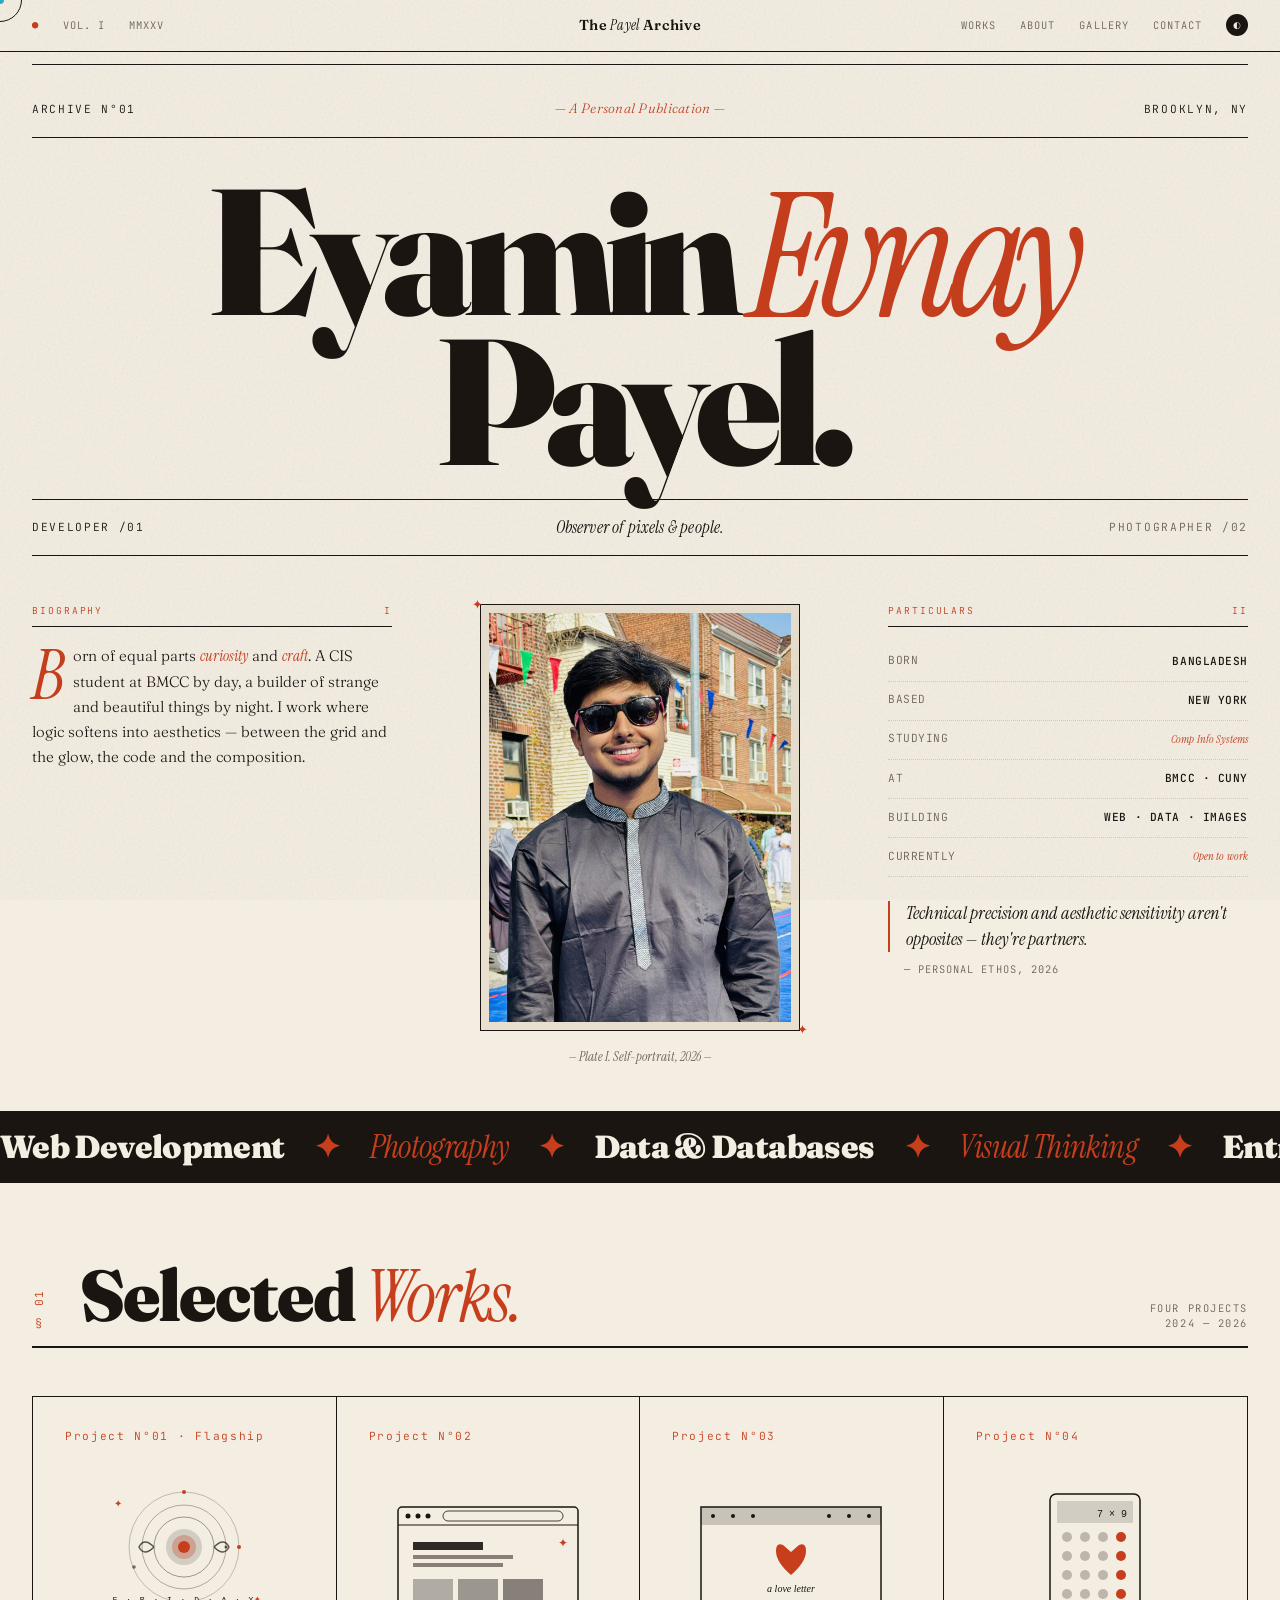
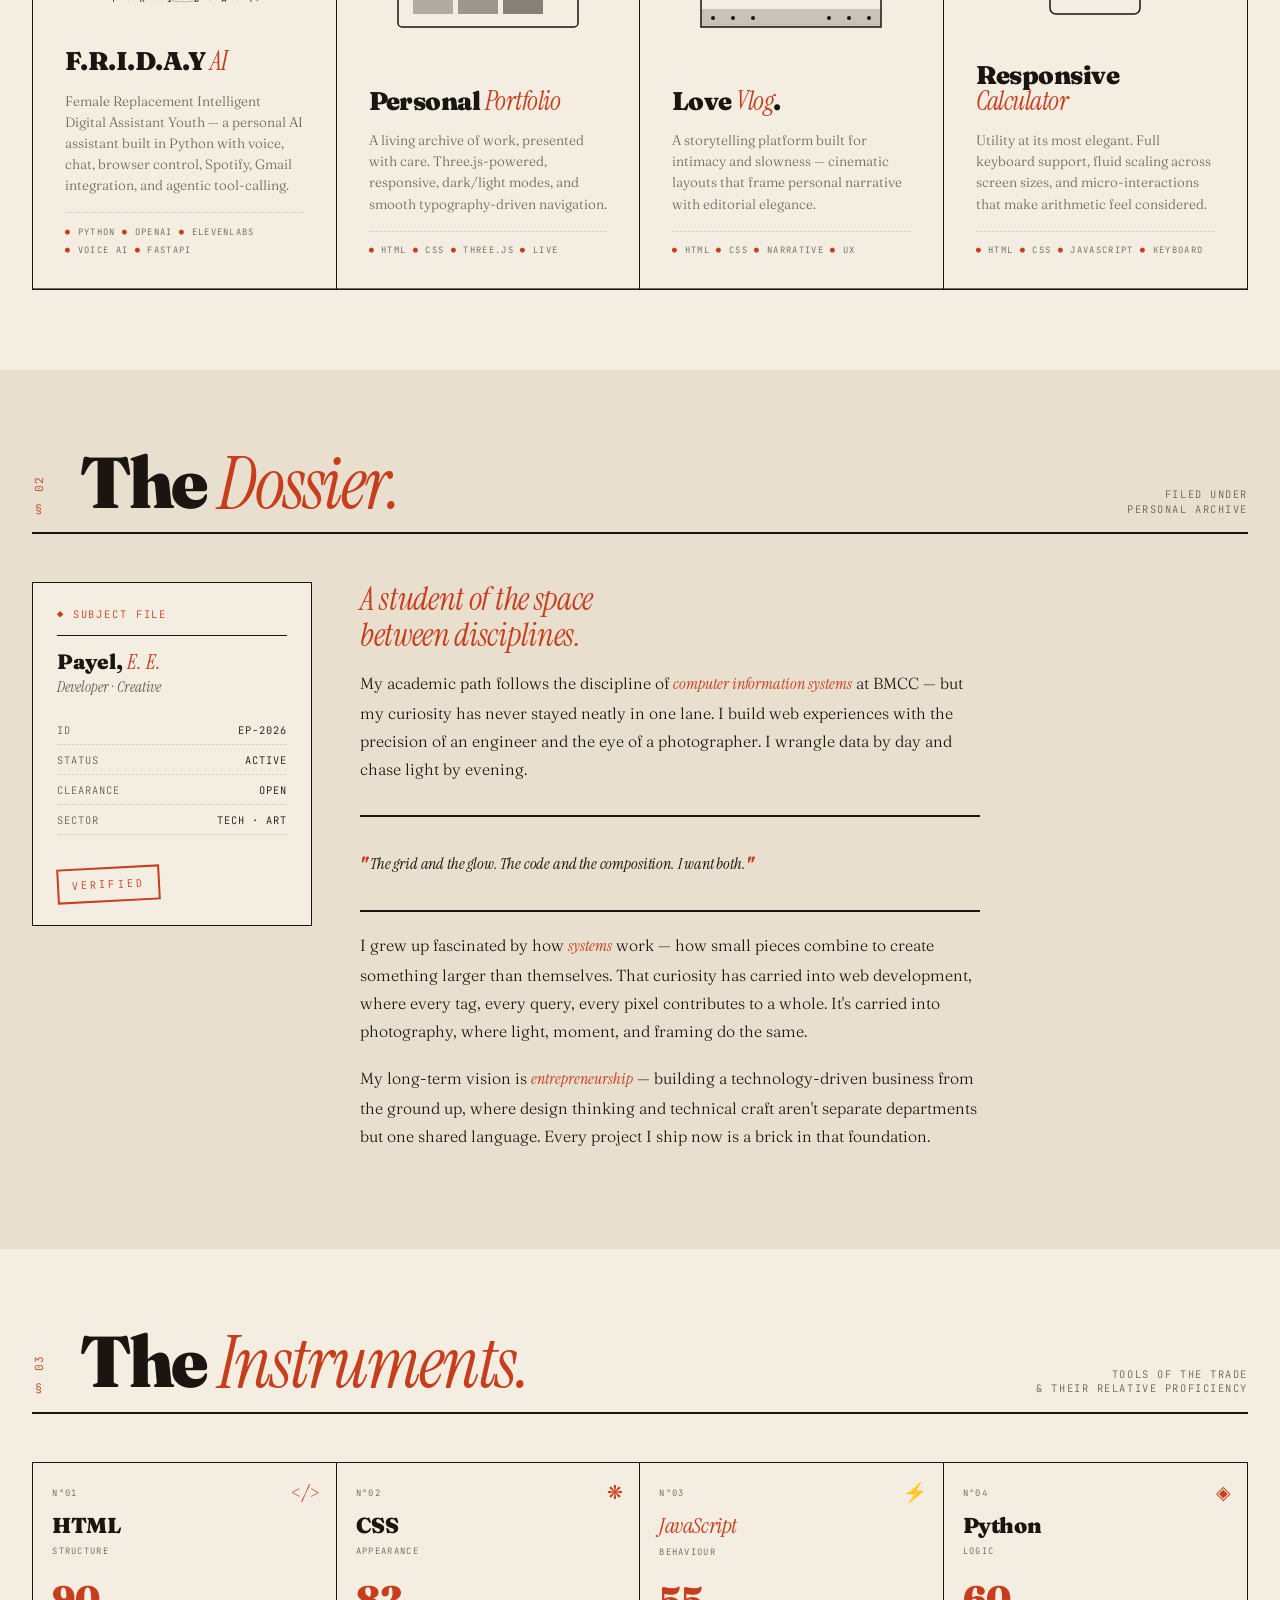
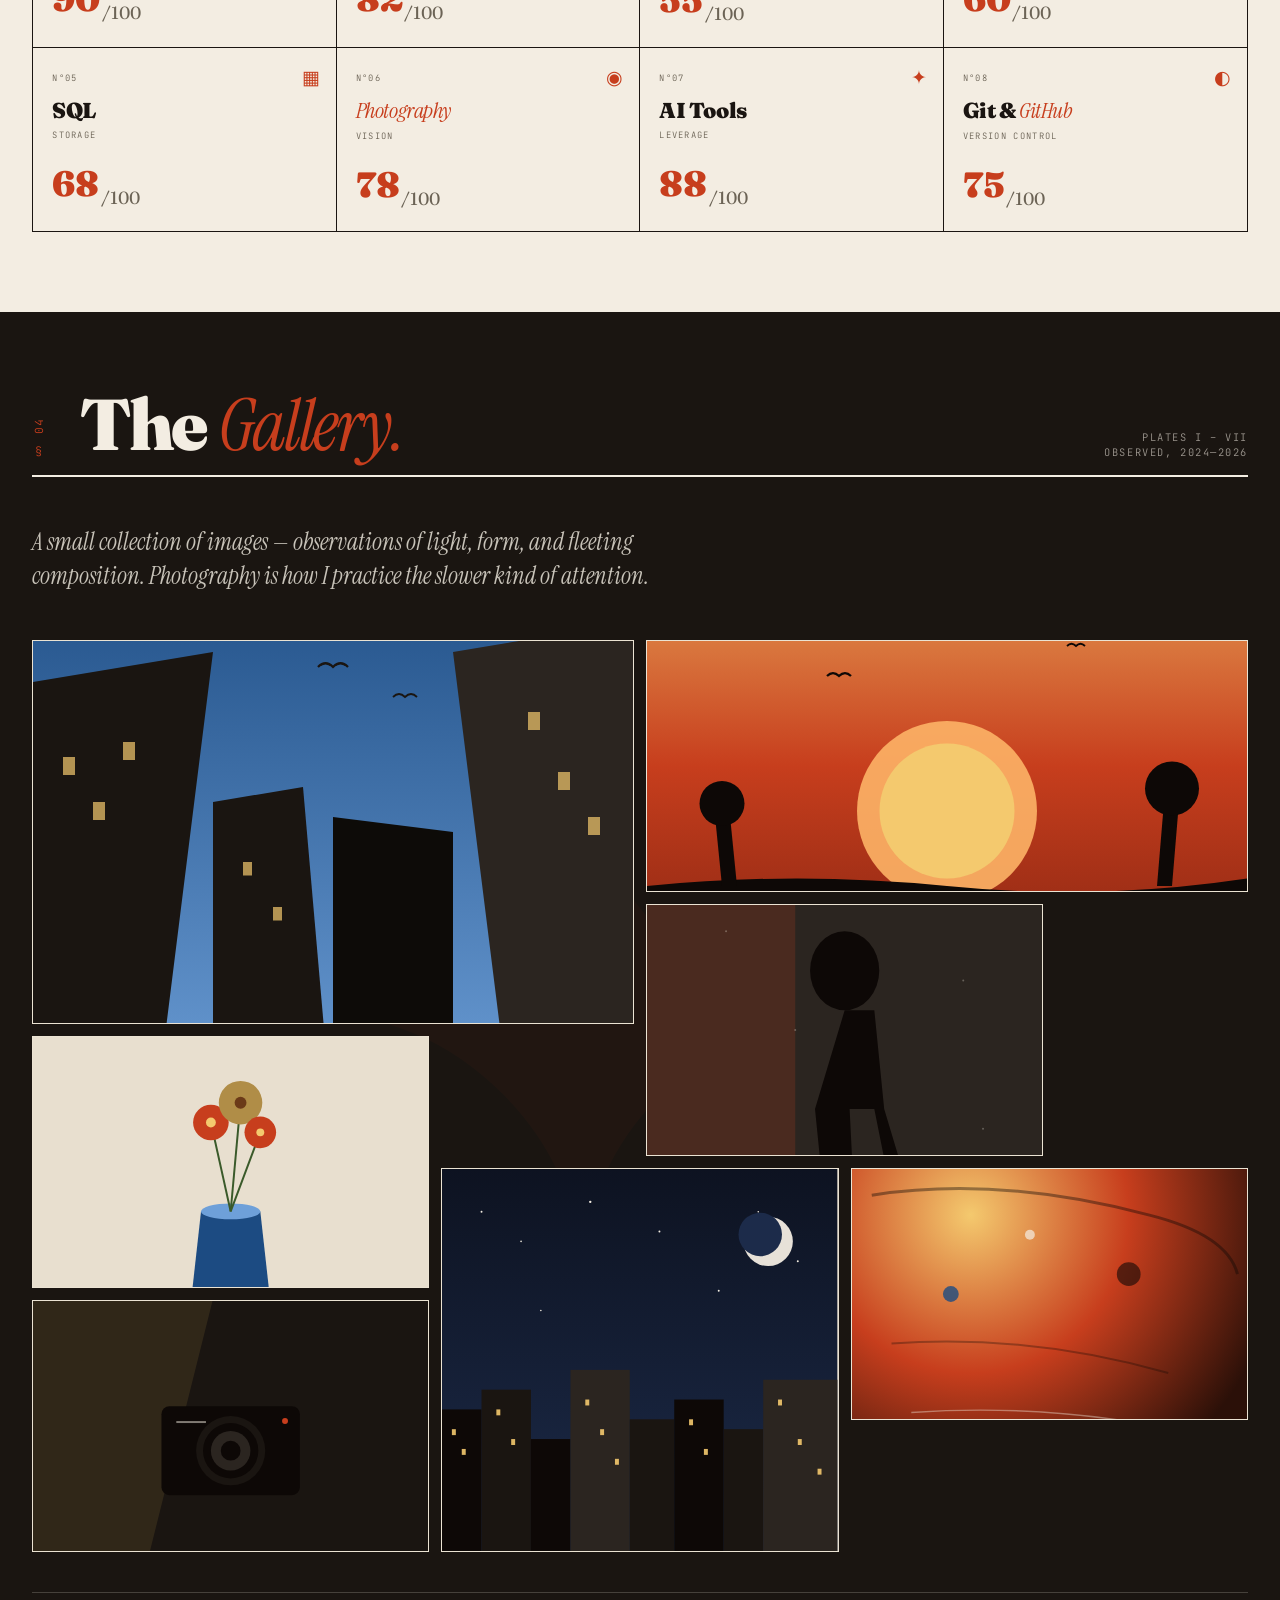
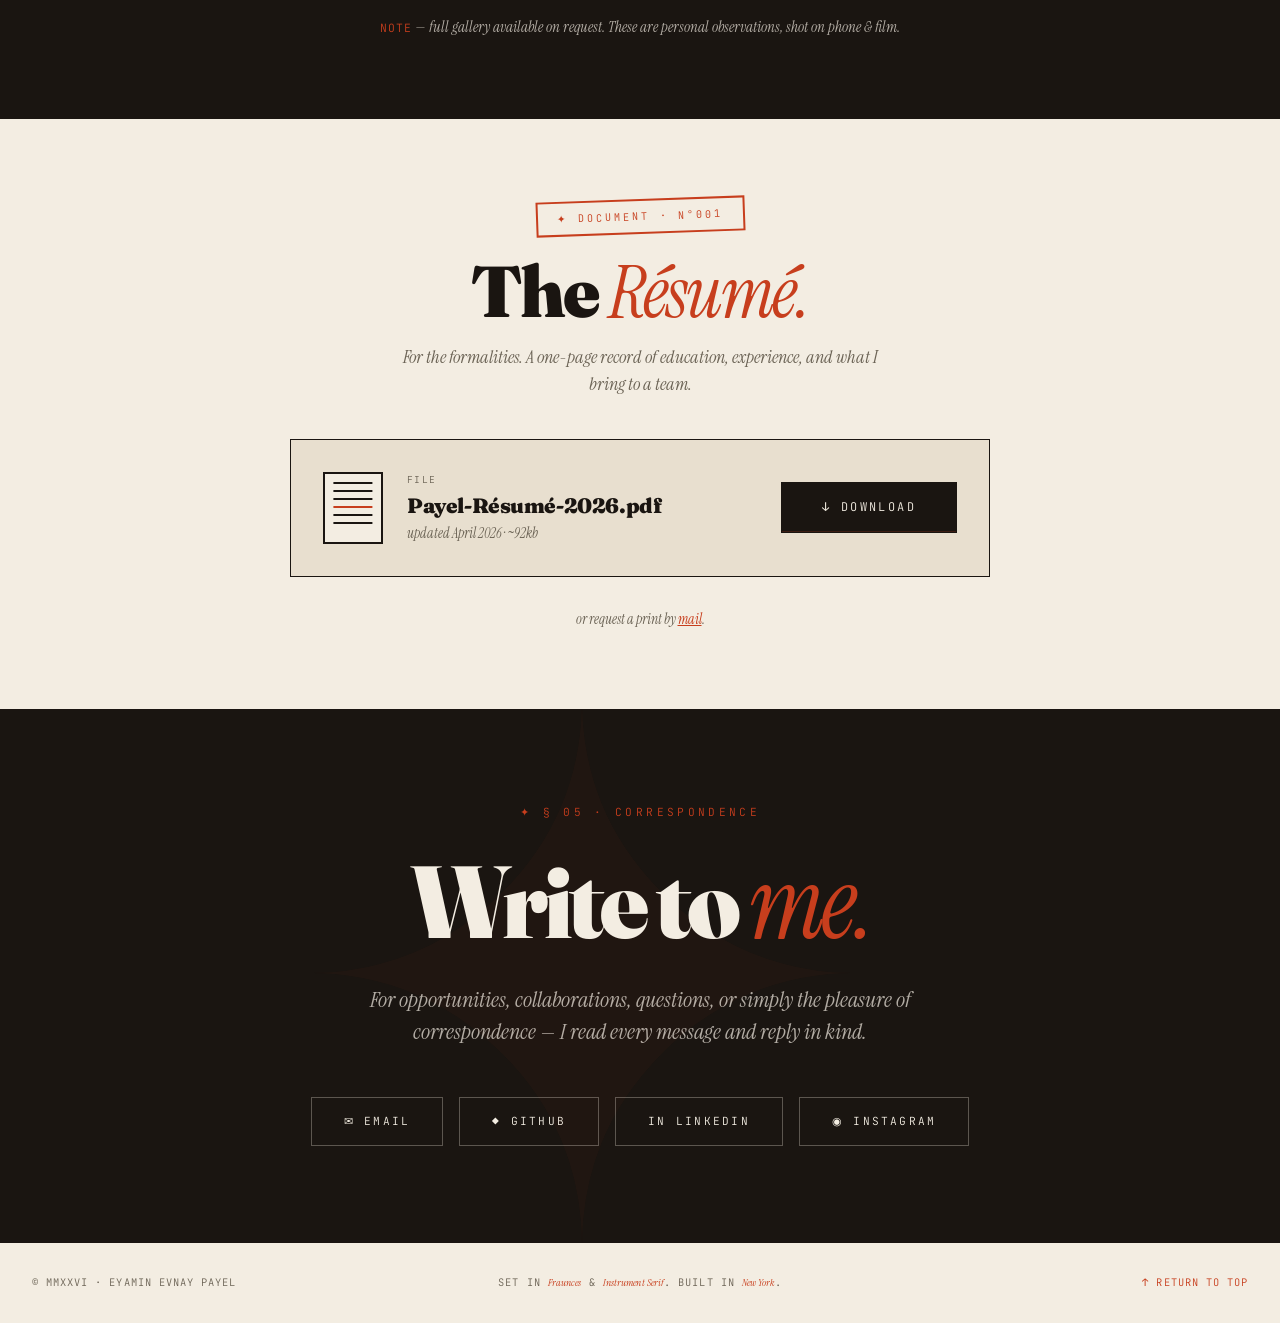
<file: index.html.html>
<!DOCTYPE html>
<html lang="en">
<head>
<meta charset="UTF-8">
<meta name="viewport" content="width=device-width, initial-scale=1.0">
<title>Eyamin Evnay Payel — Archive N°01</title>
<meta name="description" content="The personal archive of Eyamin Evnay Payel — developer, photographer, and CIS student at BMCC.">
<link href="https://fonts.googleapis.com/css2?family=Fraunces:ital,opsz,wght@0,9..144,300;0,9..144,400;0,9..144,600;0,9..144,900;1,9..144,400;1,9..144,900&family=JetBrains+Mono:wght@300;400;500&family=Instrument+Serif:ital@0;1&display=swap" rel="stylesheet">
<style>
:root {
  --bg: #f3ede2;
  --bg-dark: #1a1511;
  --ink: #1a1511;
  --paper: #f3ede2;
  --cream: #e8dfcf;
  --accent: #c73e1d;
  --accent2: #1c4b82;
  --gold: #b08d47;
  --muted: #6b6355;
  --line: rgba(26,21,17,0.15);
  --display: 'Fraunces', 'Times New Roman', serif;
  --italic: 'Instrument Serif', serif;
  --mono: 'JetBrains Mono', monospace;
  --sans: 'Fraunces', sans-serif;
}

[data-theme="dark"] {
  --bg: #0d0b08;
  --ink: #e8dfcf;
  --paper: #0d0b08;
  --cream: #1a1511;
  --accent: #e86a47;
  --accent2: #6ea0d9;
  --gold: #d4af6a;
  --muted: #8a7f6f;
  --line: rgba(232,223,207,0.15);
}

*, *::before, *::after { box-sizing: border-box; margin: 0; padding: 0; }
html { scroll-behavior: smooth; }

body {
  background: var(--paper);
  color: var(--ink);
  font-family: var(--display);
  font-weight: 300;
  overflow-x: hidden;
  transition: background .6s, color .6s;
  cursor: none;
  line-height: 1.4;
}

/* Paper grain overlay */
body::before {
  content: '';
  position: fixed;
  inset: 0;
  pointer-events: none;
  z-index: 9999;
  opacity: .18;
  background-image: url("data:image/svg+xml,%3Csvg viewBox='0 0 400 400' xmlns='http://www.w3.org/2000/svg'%3E%3Cfilter id='n'%3E%3CfeTurbulence type='fractalNoise' baseFrequency='0.92' numOctaves='3' stitchTiles='stitch'/%3E%3C/filter%3E%3Crect width='100%25' height='100%25' filter='url(%23n)' opacity='0.6'/%3E%3C/svg%3E");
  mix-blend-mode: multiply;
}

[data-theme="dark"] body::before { mix-blend-mode: screen; opacity: .08; }

/* ── CUSTOM CURSOR ── */
#cursor{position:fixed;width:8px;height:8px;border-radius:50%;background:var(--accent);pointer-events:none;z-index:10000;transform:translate(-50%,-50%);transition:width .3s,height .3s,background .3s;mix-blend-mode:difference}
#cursor-ring{position:fixed;width:44px;height:44px;border-radius:50%;border:1px solid var(--ink);pointer-events:none;z-index:9998;transform:translate(-50%,-50%);transition:width .3s,height .3s,opacity .3s}
body:has(a:hover) #cursor,body:has(button:hover) #cursor{width:14px;height:14px}
body:has(a:hover) #cursor-ring,body:has(button:hover) #cursor-ring{width:72px;height:72px}

/* ── SCROLLBAR ── */
::-webkit-scrollbar { width: 10px; }
::-webkit-scrollbar-track { background: var(--paper); border-left: 1px solid var(--line); }
::-webkit-scrollbar-thumb { background: var(--ink); }

/* ═══════════════════════════════════════
   MASTHEAD / NAV
═══════════════════════════════════════ */
.masthead {
  position: fixed;
  top: 0; left: 0; right: 0;
  z-index: 100;
  background: color-mix(in srgb, var(--paper) 94%, transparent);
  backdrop-filter: blur(20px);
  border-bottom: 1px solid var(--ink);
  display: grid;
  grid-template-columns: 1fr auto 1fr;
  align-items: center;
  padding: 0.9rem 2rem;
  font-family: var(--mono);
  font-size: 0.65rem;
  letter-spacing: 0.1em;
  text-transform: uppercase;
}

.masthead-left { display: flex; gap: 1.5rem; color: var(--muted); }
.masthead-left .dot { color: var(--accent); }

.masthead-center {
  font-family: var(--display);
  font-weight: 600;
  font-size: 0.9rem;
  letter-spacing: 0.02em;
  text-transform: none;
  text-align: center;
}
.masthead-center em { font-family: var(--italic); font-style: italic; font-weight: 400; }

.masthead-right { display: flex; gap: 1.5rem; justify-content: flex-end; align-items: center; }
.masthead-right a { color: var(--muted); text-decoration: none; transition: color .2s; }
.masthead-right a:hover { color: var(--accent); }

.theme-toggle {
  background: var(--ink); color: var(--paper);
  border: none; width: 22px; height: 22px;
  border-radius: 50%; cursor: pointer;
  font-size: 0.55rem;
  display: flex; align-items: center; justify-content: center;
  transition: transform .3s;
}
.theme-toggle:hover { transform: rotate(180deg); }

/* ═══════════════════════════════════════
   HERO — THE FRONT PAGE
═══════════════════════════════════════ */
.hero {
  min-height: 100vh;
  padding: 5rem 2rem 2rem;
  position: relative;
  display: grid;
  grid-template-columns: 1fr;
  gap: 0;
}

/* Decorative top rule */
.hero::before {
  content: '';
  position: absolute;
  top: 4rem; left: 2rem; right: 2rem;
  height: 1px;
  background: var(--ink);
}

/* Volume / Issue header */
.issue-bar {
  display: flex;
  justify-content: space-between;
  align-items: baseline;
  padding: 1.2rem 0;
  border-bottom: 1px solid var(--ink);
  font-family: var(--mono);
  font-size: 0.7rem;
  letter-spacing: 0.15em;
  text-transform: uppercase;
}

.issue-bar-center {
  font-family: var(--display);
  font-style: italic;
  font-size: 0.85rem;
  letter-spacing: 0.02em;
  text-transform: none;
  color: var(--accent);
}

/* Giant name */
.hero-title {
  font-family: var(--display);
  font-weight: 900;
  font-size: clamp(3.5rem, 14vw, 13rem);
  line-height: 0.82;
  letter-spacing: -0.06em;
  padding: 2.5rem 0 1.5rem;
  text-align: center;
  position: relative;
}

.hero-title .word-1, .hero-title .word-2, .hero-title .word-3 {
  display: inline-block;
  opacity: 0;
  animation: titleIn 1.2s cubic-bezier(.22,1,.36,1) forwards;
}
.hero-title .word-1 { animation-delay: .1s; }
.hero-title .word-2 {
  animation-delay: .3s;
  font-family: var(--italic);
  font-weight: 400;
  font-style: italic;
  color: var(--accent);
  font-size: 0.95em;
}
.hero-title .word-3 { animation-delay: .5s; }

@keyframes titleIn {
  from { opacity: 0; transform: translateY(60px) rotate(-2deg); filter: blur(8px); }
  to { opacity: 1; transform: translateY(0) rotate(0); filter: blur(0); }
}

/* Subtitle bar */
.hero-sub {
  display: grid;
  grid-template-columns: 1fr auto 1fr;
  align-items: center;
  padding: 1rem 0;
  border-top: 1px solid var(--ink);
  border-bottom: 1px solid var(--ink);
  gap: 2rem;
  font-family: var(--mono);
  font-size: 0.7rem;
  letter-spacing: 0.15em;
  text-transform: uppercase;
}

.hero-sub-center {
  font-family: var(--italic);
  font-style: italic;
  font-size: 1.05rem;
  letter-spacing: 0.01em;
  text-transform: none;
  color: var(--ink);
  white-space: nowrap;
}

.hero-sub-right { text-align: right; color: var(--muted); }

/* 3-column hero body */
.hero-body {
  display: grid;
  grid-template-columns: 1fr 1.2fr 1fr;
  gap: 2rem;
  padding: 3rem 0;
  min-height: 400px;
}

.hero-col {
  position: relative;
  opacity: 0;
  animation: colIn 1s .7s cubic-bezier(.22,1,.36,1) forwards;
}
.hero-col:nth-child(2) { animation-delay: .85s; }
.hero-col:nth-child(3) { animation-delay: 1s; }

@keyframes colIn {
  from { opacity: 0; transform: translateY(30px); }
  to { opacity: 1; transform: translateY(0); }
}

/* Left column - bio */
.col-label {
  font-family: var(--mono);
  font-size: 0.6rem;
  letter-spacing: 0.2em;
  text-transform: uppercase;
  color: var(--accent);
  margin-bottom: 1rem;
  padding-bottom: 0.5rem;
  border-bottom: 1px solid var(--ink);
  display: flex;
  justify-content: space-between;
}

.drop-cap {
  font-size: 0.95rem;
  line-height: 1.65;
  font-weight: 300;
  column-count: 1;
  color: var(--ink);
}

.drop-cap::first-letter {
  font-family: var(--italic);
  font-style: italic;
  font-size: 4.5em;
  line-height: 0.85;
  float: left;
  margin: 0.05em 0.12em 0 0;
  color: var(--accent);
  font-weight: 400;
}

.drop-cap em {
  font-family: var(--italic);
  font-style: italic;
  color: var(--accent);
}

/* Center column - the portrait */
.portrait-frame {
  position: relative;
  aspect-ratio: 3/4;
  width: 100%;
  max-width: 320px;
  margin: 0 auto;
}

.portrait-bg {
  position: absolute;
  inset: 0;
  background: var(--cream);
  border: 1px solid var(--ink);
  padding: 8px;
}

.portrait-inner {
  position: relative;
  width: 100%;
  height: 100%;
  background: var(--ink);
  overflow: hidden;
}

.portrait-inner svg {
  width: 100%;
  height: 100%;
  display: block;
}

/* Portrait caption */
.portrait-caption {
  position: absolute;
  bottom: -2.2rem;
  left: 0; right: 0;
  text-align: center;
  font-family: var(--italic);
  font-style: italic;
  font-size: 0.82rem;
  color: var(--muted);
}

.portrait-caption::before, .portrait-caption::after {
  content: '— ';
  color: var(--accent);
}
.portrait-caption::after { content: ' —'; }

/* Portrait decorative corners */
.portrait-frame::before, .portrait-frame::after {
  content: '✦';
  position: absolute;
  color: var(--accent);
  font-size: 0.8rem;
  z-index: 2;
}
.portrait-frame::before { top: -0.5rem; left: -0.5rem; }
.portrait-frame::after { bottom: -0.5rem; right: -0.5rem; }

/* Right column - metadata */
.meta-list { font-size: 0.85rem; }
.meta-item {
  display: flex;
  justify-content: space-between;
  padding: 0.7rem 0;
  border-bottom: 1px dotted var(--line);
  font-family: var(--mono);
  font-size: 0.7rem;
  letter-spacing: 0.05em;
  text-transform: uppercase;
}
.meta-item .key { color: var(--muted); }
.meta-item .val { color: var(--ink); font-weight: 500; }
.meta-item .val em { font-family: var(--italic); font-style: italic; text-transform: none; color: var(--accent); font-weight: 400; letter-spacing: 0.01em; }

.meta-quote {
  font-family: var(--italic);
  font-style: italic;
  font-size: 1.1rem;
  line-height: 1.45;
  margin-top: 1.5rem;
  color: var(--ink);
  border-left: 2px solid var(--accent);
  padding-left: 1rem;
}
.meta-quote-attr {
  font-family: var(--mono);
  font-size: 0.65rem;
  letter-spacing: 0.1em;
  text-transform: uppercase;
  color: var(--muted);
  margin-top: 0.6rem;
  padding-left: 1rem;
}

/* Marquee below hero */
.hero-marquee {
  border-top: 1px solid var(--ink);
  border-bottom: 1px solid var(--ink);
  overflow: hidden;
  padding: 0.8rem 0;
  white-space: nowrap;
  font-family: var(--display);
  font-weight: 900;
  font-size: 2rem;
  letter-spacing: -0.02em;
  background: var(--ink);
  color: var(--paper);
}

.hero-marquee-inner {
  display: inline-block;
  animation: marquee 30s linear infinite;
  padding-right: 2rem;
}
.hero-marquee-inner em { font-family: var(--italic); font-style: italic; color: var(--accent); font-weight: 400; }
.hero-marquee-inner .sep { display: inline-block; margin: 0 1.5rem; color: var(--accent); }

@keyframes marquee {
  from { transform: translateX(0); }
  to { transform: translateX(-50%); }
}

/* ═══════════════════════════════════════
   SECTION SHARED
═══════════════════════════════════════ */
section { padding: 5rem 2rem; position: relative; }

.section-head {
  display: grid;
  grid-template-columns: auto 1fr auto;
  align-items: end;
  gap: 2rem;
  margin-bottom: 3rem;
  padding-bottom: 1rem;
  border-bottom: 2px solid var(--ink);
}

.section-num {
  font-family: var(--mono);
  font-size: 0.7rem;
  letter-spacing: 0.15em;
  color: var(--accent);
  writing-mode: vertical-rl;
  transform: rotate(180deg);
  padding-bottom: 0.5rem;
}

.section-title {
  font-family: var(--display);
  font-weight: 900;
  font-size: clamp(2.5rem, 6vw, 4.5rem);
  line-height: 0.9;
  letter-spacing: -0.03em;
}
.section-title em {
  font-family: var(--italic);
  font-weight: 400;
  font-style: italic;
  color: var(--accent);
}

.section-meta {
  font-family: var(--mono);
  font-size: 0.65rem;
  letter-spacing: 0.15em;
  text-transform: uppercase;
  color: var(--muted);
  text-align: right;
}

/* Reveals */
.rv {
  opacity: 0;
  transform: translateY(40px);
  transition: opacity .9s cubic-bezier(.22,1,.36,1), transform .9s cubic-bezier(.22,1,.36,1);
}
.rv.in { opacity: 1; transform: translateY(0); }

/* ═══════════════════════════════════════
   WORKS / PROJECTS
═══════════════════════════════════════ */
#works { background: var(--paper); }

.works-grid {
  display: grid;
  grid-template-columns: repeat(4, 1fr);
  border: 1px solid var(--ink);
}

@media (max-width: 1100px) {
  .works-grid { grid-template-columns: repeat(2, 1fr); }
  .work-item:nth-child(2) { border-right: none; }
  .work-item:nth-child(1), .work-item:nth-child(2) { border-bottom: 1px solid var(--ink); }
}

.work-item {
  position: relative;
  padding: 2rem;
  border-right: 1px solid var(--ink);
  display: flex;
  flex-direction: column;
  gap: 1rem;
  min-height: 420px;
  transition: background .4s;
  overflow: hidden;
}
.work-item:last-child { border-right: none; }

.work-item::before {
  content: '';
  position: absolute;
  inset: 0;
  background: var(--ink);
  transform: translateY(100%);
  transition: transform .5s cubic-bezier(.22,1,.36,1);
  z-index: 0;
}
.work-item:hover::before { transform: translateY(0); }
.work-item:hover * { color: var(--paper) !important; }
.work-item:hover .work-num { color: var(--accent) !important; }
.work-item:hover .work-visual { filter: invert(1); }

.work-item > * { position: relative; z-index: 1; transition: color .4s; }

.work-num {
  font-family: var(--mono);
  font-size: 0.7rem;
  letter-spacing: 0.15em;
  color: var(--accent);
}

.work-visual {
  flex: 1;
  display: flex;
  align-items: center;
  justify-content: center;
  transition: filter .4s;
  min-height: 160px;
  padding: 1rem 0;
}

.work-visual svg { width: 100%; max-width: 200px; height: auto; }

.work-title {
  font-family: var(--display);
  font-weight: 900;
  font-size: 1.6rem;
  line-height: 1;
  letter-spacing: -0.02em;
}
.work-title em { font-family: var(--italic); font-weight: 400; font-style: italic; color: var(--accent); }

.work-desc {
  font-size: 0.85rem;
  line-height: 1.55;
  color: var(--muted);
}

.work-tags {
  display: flex;
  gap: 0.4rem;
  flex-wrap: wrap;
  padding-top: 0.8rem;
  border-top: 1px dotted var(--line);
}

.work-tag {
  font-family: var(--mono);
  font-size: 0.55rem;
  letter-spacing: 0.15em;
  text-transform: uppercase;
  color: var(--muted);
}

.work-tag::before { content: '● '; color: var(--accent); font-size: 0.5rem; }

/* ═══════════════════════════════════════
   DOSSIER / ABOUT
═══════════════════════════════════════ */
#dossier { background: var(--cream); }

.dossier-grid {
  display: grid;
  grid-template-columns: 280px 1fr;
  gap: 3rem;
}

.dossier-card {
  border: 1px solid var(--ink);
  padding: 1.5rem;
  background: var(--paper);
  position: sticky;
  top: 6rem;
  height: fit-content;
}

.dossier-card-title {
  font-family: var(--mono);
  font-size: 0.65rem;
  letter-spacing: 0.18em;
  text-transform: uppercase;
  color: var(--accent);
  padding-bottom: 0.8rem;
  border-bottom: 1px solid var(--ink);
  margin-bottom: 1rem;
}

.dossier-id {
  font-family: var(--display);
  font-weight: 900;
  font-size: 1.3rem;
  line-height: 1;
  margin-bottom: 0.3rem;
}
.dossier-id em { font-family: var(--italic); font-style: italic; font-weight: 400; color: var(--accent); }

.dossier-role {
  font-family: var(--italic);
  font-style: italic;
  color: var(--muted);
  margin-bottom: 1.5rem;
  font-size: 0.95rem;
}

.dossier-stamp {
  display: flex;
  flex-direction: column;
  gap: 0.5rem;
  font-family: var(--mono);
  font-size: 0.65rem;
  letter-spacing: 0.1em;
  text-transform: uppercase;
  margin-bottom: 1rem;
}

.dossier-stamp-row {
  display: flex;
  justify-content: space-between;
  padding-bottom: 0.4rem;
  border-bottom: 1px dotted var(--line);
}
.dossier-stamp-row .k { color: var(--muted); }

/* The "classified" stamp */
.dossier-mark {
  margin-top: 1rem;
  padding: 0.5rem 0.8rem;
  border: 2px solid var(--accent);
  text-align: center;
  font-family: var(--mono);
  font-size: 0.65rem;
  letter-spacing: 0.3em;
  text-transform: uppercase;
  color: var(--accent);
  transform: rotate(-3deg);
  display: inline-block;
}

.dossier-content h3 {
  font-family: var(--italic);
  font-style: italic;
  font-weight: 400;
  font-size: 2rem;
  line-height: 1.1;
  color: var(--accent);
  margin-bottom: 1rem;
  letter-spacing: -0.01em;
}

.dossier-content p {
  font-size: 1rem;
  line-height: 1.75;
  margin-bottom: 1.2rem;
  color: var(--ink);
  max-width: 620px;
}

.dossier-content p em {
  font-family: var(--italic);
  font-style: italic;
  color: var(--accent);
  font-size: 1.03em;
}

.pull-quote {
  font-family: var(--italic);
  font-style: italic;
  font-size: 2rem;
  line-height: 1.2;
  color: var(--accent);
  padding: 2rem 0;
  border-top: 2px solid var(--ink);
  border-bottom: 2px solid var(--ink);
  margin: 2rem 0;
  letter-spacing: -0.01em;
}
.pull-quote::before { content: '"'; font-family: var(--display); font-weight: 900; color: var(--accent); margin-right: 0.2rem; }
.pull-quote::after { content: '"'; font-family: var(--display); font-weight: 900; color: var(--accent); }

/* ═══════════════════════════════════════
   INSTRUMENTS / SKILLS
═══════════════════════════════════════ */
#instruments { background: var(--paper); }

.instruments-grid {
  display: grid;
  grid-template-columns: repeat(4, 1fr);
  gap: 0;
  border: 1px solid var(--ink);
  border-bottom: none;
}

.instrument {
  border-right: 1px solid var(--ink);
  border-bottom: 1px solid var(--ink);
  padding: 1.5rem 1.2rem;
  position: relative;
  transition: background .3s;
}

.instrument:nth-child(4n) { border-right: none; }
.instrument:hover { background: var(--ink); color: var(--paper); }
.instrument:hover .instrument-pct { color: var(--accent); }
.instrument:hover .instrument-glyph { color: var(--accent); }

.instrument-num {
  font-family: var(--mono);
  font-size: 0.55rem;
  letter-spacing: 0.15em;
  color: var(--muted);
  margin-bottom: 1rem;
}

.instrument-name {
  font-family: var(--display);
  font-weight: 900;
  font-size: 1.35rem;
  line-height: 1;
  margin-bottom: 0.5rem;
  letter-spacing: -0.02em;
}
.instrument-name em { font-family: var(--italic); font-style: italic; font-weight: 400; color: var(--accent); }

.instrument-cat {
  font-family: var(--mono);
  font-size: 0.55rem;
  letter-spacing: 0.15em;
  text-transform: uppercase;
  color: var(--muted);
  margin-bottom: 1.5rem;
}

.instrument-pct {
  font-family: var(--display);
  font-weight: 900;
  font-size: 2.2rem;
  line-height: 1;
  color: var(--accent);
  transition: color .3s;
}
.instrument-pct sub { font-size: 0.5em; font-weight: 400; margin-left: 0.1em; color: var(--muted); }

.instrument-glyph {
  position: absolute;
  top: 1rem;
  right: 1rem;
  font-size: 1.2rem;
  color: var(--accent);
  transition: color .3s;
}

/* ═══════════════════════════════════════
   GALLERY / PHOTOGRAPHY
═══════════════════════════════════════ */
#gallery { background: var(--ink); color: var(--paper); position: relative; overflow: hidden; }

#gallery .section-head { border-bottom-color: var(--paper); }
#gallery .section-title { color: var(--paper); }
#gallery .section-title em { color: var(--accent); }
#gallery .section-meta { color: color-mix(in srgb, var(--paper) 60%, transparent); }
#gallery .section-num { color: var(--accent); }

.gallery-intro {
  font-family: var(--italic);
  font-style: italic;
  font-size: 1.5rem;
  line-height: 1.4;
  color: color-mix(in srgb, var(--paper) 80%, transparent);
  max-width: 700px;
  margin-bottom: 3rem;
}

.gallery-grid {
  display: grid;
  grid-template-columns: repeat(6, 1fr);
  grid-auto-rows: 120px;
  gap: 12px;
}

.photo {
  position: relative;
  overflow: hidden;
  background: var(--cream);
  border: 1px solid rgba(243,237,226,0.2);
  transition: transform .5s cubic-bezier(.22,1,.36,1);
  cursor: none;
}
.photo:hover { transform: scale(1.02); z-index: 2; }
.photo:hover .photo-caption { opacity: 1; transform: translateY(0); }

.photo::before {
  content: '';
  position: absolute;
  inset: 0;
  background: linear-gradient(to top, rgba(0,0,0,0.7), transparent 50%);
  opacity: 0;
  transition: opacity .4s;
  z-index: 1;
}
.photo:hover::before { opacity: 1; }

.photo-visual {
  width: 100%;
  height: 100%;
  display: flex;
  align-items: center;
  justify-content: center;
  position: relative;
}

.photo-visual svg { width: 100%; height: 100%; display: block; }

.photo-caption {
  position: absolute;
  bottom: 0.8rem;
  left: 0.8rem;
  right: 0.8rem;
  z-index: 2;
  font-family: var(--mono);
  font-size: 0.6rem;
  letter-spacing: 0.15em;
  text-transform: uppercase;
  color: var(--paper);
  opacity: 0;
  transform: translateY(8px);
  transition: opacity .3s, transform .3s;
}
.photo-caption em {
  font-family: var(--italic);
  font-style: italic;
  color: var(--accent);
  text-transform: none;
  letter-spacing: 0;
  display: block;
  font-size: 1.3em;
  margin-top: 0.3rem;
}

/* Gallery photo sizes */
.photo-1 { grid-column: span 3; grid-row: span 3; }
.photo-2 { grid-column: span 3; grid-row: span 2; }
.photo-3 { grid-column: span 2; grid-row: span 2; }
.photo-4 { grid-column: span 2; grid-row: span 2; }
.photo-5 { grid-column: span 2; grid-row: span 3; }
.photo-6 { grid-column: span 2; grid-row: span 2; }
.photo-7 { grid-column: span 2; grid-row: span 2; }

.gallery-note {
  margin-top: 2.5rem;
  padding-top: 1.5rem;
  border-top: 1px solid rgba(243,237,226,0.2);
  font-family: var(--italic);
  font-style: italic;
  color: color-mix(in srgb, var(--paper) 70%, transparent);
  font-size: 0.95rem;
  text-align: center;
}
.gallery-note em { color: var(--accent); font-style: normal; font-family: var(--mono); font-size: 0.75em; letter-spacing: 0.1em; text-transform: uppercase; }

/* ═══════════════════════════════════════
   DOCUMENT / RESUME
═══════════════════════════════════════ */
#document { background: var(--paper); text-align: center; }

.doc-wrapper {
  max-width: 700px;
  margin: 0 auto;
  position: relative;
}

.doc-stamp {
  display: inline-block;
  margin-bottom: 1.5rem;
  padding: 0.5rem 1.2rem;
  border: 2px solid var(--accent);
  color: var(--accent);
  font-family: var(--mono);
  font-size: 0.65rem;
  letter-spacing: 0.3em;
  text-transform: uppercase;
  transform: rotate(-2deg);
}

.doc-title {
  font-family: var(--display);
  font-weight: 900;
  font-size: clamp(2.5rem, 6vw, 4.5rem);
  line-height: 0.95;
  letter-spacing: -0.03em;
  margin-bottom: 1rem;
}
.doc-title em { font-family: var(--italic); font-style: italic; font-weight: 400; color: var(--accent); }

.doc-sub {
  font-family: var(--italic);
  font-style: italic;
  font-size: 1.15rem;
  color: var(--muted);
  margin-bottom: 2.5rem;
  max-width: 500px;
  margin-left: auto;
  margin-right: auto;
  line-height: 1.5;
}

/* Resume preview card */
.resume-card {
  background: var(--cream);
  border: 1px solid var(--ink);
  padding: 2rem;
  margin-bottom: 2rem;
  text-align: left;
  position: relative;
  display: grid;
  grid-template-columns: auto 1fr auto;
  gap: 1.5rem;
  align-items: center;
}

.resume-icon {
  width: 60px;
  height: 72px;
  border: 2px solid var(--ink);
  position: relative;
  background: var(--paper);
}
.resume-icon::before {
  content: '';
  position: absolute;
  top: 8px; left: 50%; transform: translateX(-50%);
  width: 70%; height: 2px;
  background: var(--ink);
  box-shadow: 0 8px 0 var(--ink), 0 16px 0 var(--ink), 0 24px 0 var(--accent), 0 32px 0 var(--ink), 0 40px 0 var(--ink);
}

.resume-info-label {
  font-family: var(--mono);
  font-size: 0.6rem;
  letter-spacing: 0.15em;
  color: var(--muted);
  text-transform: uppercase;
  margin-bottom: 0.3rem;
}

.resume-info-title {
  font-family: var(--display);
  font-weight: 900;
  font-size: 1.3rem;
  letter-spacing: -0.02em;
  margin-bottom: 0.2rem;
}

.resume-info-meta {
  font-family: var(--italic);
  font-style: italic;
  font-size: 0.85rem;
  color: var(--muted);
}

/* Download button */
.btn-download {
  background: var(--ink);
  color: var(--paper);
  border: 1px solid var(--ink);
  padding: 1rem 2.5rem;
  font-family: var(--mono);
  font-size: 0.75rem;
  letter-spacing: 0.2em;
  text-transform: uppercase;
  text-decoration: none;
  cursor: pointer;
  transition: all .3s cubic-bezier(.22,1,.36,1);
  display: inline-flex;
  align-items: center;
  gap: 0.8rem;
  position: relative;
  overflow: hidden;
}

.btn-download::before {
  content: '';
  position: absolute;
  inset: 0;
  background: var(--accent);
  transform: translateY(100%);
  transition: transform .4s cubic-bezier(.22,1,.36,1);
  z-index: 0;
}

.btn-download:hover::before { transform: translateY(0); }
.btn-download > * { position: relative; z-index: 1; }
.btn-download:hover { border-color: var(--accent); }

/* ═══════════════════════════════════════
   CORRESPONDENCE / CONTACT
═══════════════════════════════════════ */
#correspondence {
  background: var(--ink);
  color: var(--paper);
  padding: 6rem 2rem;
  position: relative;
  overflow: hidden;
}

.corr-inner {
  max-width: 900px;
  margin: 0 auto;
  text-align: center;
  position: relative;
  z-index: 2;
}

.corr-label {
  font-family: var(--mono);
  font-size: 0.7rem;
  letter-spacing: 0.3em;
  text-transform: uppercase;
  color: var(--accent);
  margin-bottom: 2rem;
}

.corr-title {
  font-family: var(--display);
  font-weight: 900;
  font-size: clamp(3rem, 8vw, 7rem);
  line-height: 0.95;
  letter-spacing: -0.04em;
  color: var(--paper);
  margin-bottom: 2rem;
}
.corr-title em {
  font-family: var(--italic);
  font-style: italic;
  font-weight: 400;
  color: var(--accent);
}

.corr-sub {
  font-family: var(--italic);
  font-style: italic;
  font-size: 1.35rem;
  color: color-mix(in srgb, var(--paper) 70%, transparent);
  margin-bottom: 3rem;
  line-height: 1.5;
  max-width: 550px;
  margin-left: auto;
  margin-right: auto;
}

.corr-links {
  display: flex;
  justify-content: center;
  gap: 1rem;
  flex-wrap: wrap;
}

.corr-link {
  padding: 1rem 2rem;
  border: 1px solid color-mix(in srgb, var(--paper) 30%, transparent);
  color: var(--paper);
  text-decoration: none;
  font-family: var(--mono);
  font-size: 0.7rem;
  letter-spacing: 0.2em;
  text-transform: uppercase;
  transition: all .3s;
  display: inline-flex;
  align-items: center;
  gap: 0.6rem;
}
.corr-link:hover {
  background: var(--accent);
  border-color: var(--accent);
}

/* Gigantic decorative star behind corr */
.corr-star {
  position: absolute;
  top: 50%; left: 50%;
  transform: translate(-50%, -50%);
  width: 80vmin;
  height: 80vmin;
  opacity: 0.04;
  pointer-events: none;
  animation: slowRotate 60s linear infinite;
}
.corr-star::before {
  content: '✦';
  font-family: var(--display);
  font-size: 80vmin;
  color: var(--accent);
  display: block;
  line-height: 1;
}

@keyframes slowRotate {
  from { transform: translate(-50%, -50%) rotate(0deg); }
  to { transform: translate(-50%, -50%) rotate(360deg); }
}

/* ═══════════════════════════════════════
   COLOPHON / FOOTER
═══════════════════════════════════════ */
.colophon {
  background: var(--paper);
  border-top: 1px solid var(--ink);
  padding: 2rem;
  display: grid;
  grid-template-columns: 1fr 1fr 1fr;
  gap: 2rem;
  font-family: var(--mono);
  font-size: 0.65rem;
  letter-spacing: 0.1em;
  text-transform: uppercase;
  color: var(--muted);
}
.colophon-center { text-align: center; }
.colophon-right { text-align: right; }
.colophon em { font-family: var(--italic); font-style: italic; color: var(--accent); text-transform: none; letter-spacing: 0.01em; }
.colophon a { color: var(--accent); text-decoration: none; }

/* ═══════════════════════════════════════
   RESPONSIVE
═══════════════════════════════════════ */
@media (max-width: 900px) {
  .masthead { grid-template-columns: 1fr auto; padding: 0.8rem 1rem; }
  .masthead-left { display: none; }
  .masthead-center { font-size: 0.75rem; }
  .hero { padding: 4rem 1rem 2rem; }
  .hero::before { left: 1rem; right: 1rem; top: 3.2rem; }
  .issue-bar { font-size: 0.55rem; gap: 0.5rem; }
  .hero-body { grid-template-columns: 1fr; gap: 2rem; padding: 2rem 0; }
  .portrait-frame { max-width: 260px; margin-bottom: 2.5rem; }
  section { padding: 4rem 1rem; }
  .section-head { grid-template-columns: 1fr; gap: 0.8rem; }
  .section-num { writing-mode: horizontal-tb; transform: none; }
  .section-meta { text-align: left; }
  .works-grid { grid-template-columns: 1fr; }
  .work-item { border-right: none; border-bottom: 1px solid var(--ink); min-height: 380px; }
  .work-item:last-child { border-bottom: none; }
  .dossier-grid { grid-template-columns: 1fr; gap: 2rem; }
  .dossier-card { position: static; }
  .instruments-grid { grid-template-columns: repeat(2, 1fr); }
  .instrument:nth-child(4n) { border-right: 1px solid var(--ink); }
  .instrument:nth-child(2n) { border-right: none; }
  .gallery-grid { grid-template-columns: repeat(2, 1fr); grid-auto-rows: 160px; }
  .photo-1, .photo-2, .photo-5 { grid-column: span 2; }
  .photo-3, .photo-4, .photo-6, .photo-7 { grid-column: span 1; }
  .resume-card { grid-template-columns: auto 1fr; }
  .resume-card > *:last-child { grid-column: 1 / -1; margin-top: 0.5rem; }
  .colophon { grid-template-columns: 1fr; text-align: center !important; }
  .colophon-center, .colophon-right { text-align: center; }
  .hero-marquee { font-size: 1.3rem; }
  #cursor, #cursor-ring { display: none; }
  body { cursor: auto; }
  .photo-caption { opacity: 1; transform: translateY(0); }
  .photo::before { opacity: 0.5; }
}
</style>
</head>
<body>

<!-- cursor -->
<div id="cursor"></div>
<div id="cursor-ring"></div>

<!-- masthead -->
<header class="masthead">
  <div class="masthead-left">
    <span class="dot">●</span>
    <span>VOL. I</span>
    <span>MMXXV</span>
  </div>
  <div class="masthead-center">The <em>Payel</em> Archive</div>
  <div class="masthead-right">
    <a href="#works">Works</a>
    <a href="#dossier">About</a>
    <a href="#gallery">Gallery</a>
    <a href="#correspondence">Contact</a>
    <button class="theme-toggle" onclick="toggleTheme()" title="Toggle theme">◐</button>
  </div>
</header>

<!-- ═══════════════════════════════════════ -->
<!-- HERO                                    -->
<!-- ═══════════════════════════════════════ -->
<section class="hero">

  <div class="issue-bar">
    <span>Archive N°01</span>
    <span class="issue-bar-center">— A Personal Publication —</span>
    <span>Brooklyn, NY</span>
  </div>

  <h1 class="hero-title">
    <span class="word-1">Eyamin</span>
    <span class="word-2">Evnay</span>
    <span class="word-3">Payel.</span>
  </h1>

  <div class="hero-sub">
    <span>Developer /01</span>
    <span class="hero-sub-center">Observer of pixels &amp; people.</span>
    <span class="hero-sub-right">Photographer /02</span>
  </div>

  <!-- 3 column body -->
  <div class="hero-body">
    <!-- LEFT: bio -->
    <div class="hero-col">
      <div class="col-label"><span>Biography</span><span>I</span></div>
      <p class="drop-cap">
        Born of equal parts <em>curiosity</em> and <em>craft</em>. A CIS student at BMCC by day, a builder of strange and beautiful things by night. I work where logic softens into aesthetics — between the grid and the glow, the code and the composition.
      </p>
    </div>

    <!-- CENTER: portrait -->
    <div class="hero-col">
      <div class="portrait-frame">
        <div class="portrait-bg">
          <div class="portrait-inner">
            <!-- Real portrait photo -->
            <img src="portrait.jpg" alt="Eyamin Evnay Payel" style="width: 100%; height: 100%; object-fit: cover; object-position: center 20%;">
          </div>
        </div>
        <div class="portrait-caption">Plate I. Self-portrait, 2026</div>
      </div>
    </div>

    <!-- RIGHT: metadata -->
    <div class="hero-col">
      <div class="col-label"><span>Particulars</span><span>II</span></div>
      <div class="meta-list">
        <div class="meta-item"><span class="key">Born</span><span class="val">Bangladesh</span></div>
        <div class="meta-item"><span class="key">Based</span><span class="val">New York</span></div>
        <div class="meta-item"><span class="key">Studying</span><span class="val"><em>Comp Info Systems</em></span></div>
        <div class="meta-item"><span class="key">At</span><span class="val">BMCC · CUNY</span></div>
        <div class="meta-item"><span class="key">Building</span><span class="val">Web · Data · Images</span></div>
        <div class="meta-item"><span class="key">Currently</span><span class="val"><em>Open to work</em></span></div>
      </div>
      <p class="meta-quote">Technical precision and aesthetic sensitivity aren't opposites — they're partners.</p>
      <p class="meta-quote-attr">— personal ethos, 2026</p>
    </div>
  </div>
</section>

<!-- Marquee -->
<div class="hero-marquee">
  <div class="hero-marquee-inner">
    Web Development <span class="sep">✦</span>
    <em>Photography</em> <span class="sep">✦</span>
    Data &amp; Databases <span class="sep">✦</span>
    <em>Visual Thinking</em> <span class="sep">✦</span>
    Entrepreneurship <span class="sep">✦</span>
    <em>Curiosity</em> <span class="sep">✦</span>
    Web Development <span class="sep">✦</span>
    <em>Photography</em> <span class="sep">✦</span>
    Data &amp; Databases <span class="sep">✦</span>
    <em>Visual Thinking</em> <span class="sep">✦</span>
    Entrepreneurship <span class="sep">✦</span>
    <em>Curiosity</em> <span class="sep">✦</span>
  </div>
</div>

<!-- ═══════════════════════════════════════ -->
<!-- WORKS                                   -->
<!-- ═══════════════════════════════════════ -->
<section id="works">
  <div class="section-head rv">
    <div class="section-num">§ 01</div>
    <h2 class="section-title">Selected <em>Works.</em></h2>
    <div class="section-meta">
      Four projects<br>
      2024 — 2026
    </div>
  </div>

  <div class="works-grid">
    <!-- FRIDAY AI Assistant - Featured project -->
    <article class="work-item rv">
      <div class="work-num">Project N°01 · Flagship</div>
      <div class="work-visual">
        <svg viewBox="0 0 200 140" xmlns="http://www.w3.org/2000/svg">
          <!-- FRIDAY AI orb interface -->
          <!-- Outer orbital rings -->
          <circle cx="100" cy="70" r="55" fill="none" stroke="currentColor" stroke-width="0.8" opacity="0.3"/>
          <circle cx="100" cy="70" r="42" fill="none" stroke="currentColor" stroke-width="0.8" opacity="0.4"/>
          <circle cx="100" cy="70" r="30" fill="none" stroke="currentColor" stroke-width="0.8" opacity="0.5"/>
          <!-- Orbital dots -->
          <circle cx="155" cy="70" r="2" fill="#c73e1d"/>
          <circle cx="142" cy="70" r="1.5" fill="currentColor" opacity="0.7"/>
          <circle cx="100" cy="15" r="2" fill="#c73e1d"/>
          <circle cx="50" cy="90" r="1.8" fill="currentColor" opacity="0.6"/>
          <!-- Central AI core -->
          <circle cx="100" cy="70" r="18" fill="currentColor" opacity="0.15"/>
          <circle cx="100" cy="70" r="12" fill="#c73e1d" opacity="0.3"/>
          <circle cx="100" cy="70" r="6" fill="#c73e1d"/>
          <!-- Sound waves -->
          <path d="M70 70 Q 60 60 55 70 Q 60 80 70 70" stroke="currentColor" stroke-width="1.5" fill="none" opacity="0.7"/>
          <path d="M130 70 Q 140 60 145 70 Q 140 80 130 70" stroke="currentColor" stroke-width="1.5" fill="none" opacity="0.7"/>
          <!-- Label -->
          <text x="100" y="125" font-family="monospace" font-size="8" text-anchor="middle" fill="currentColor" letter-spacing="2">F · R · I · D · A · Y</text>
          <!-- Star -->
          <text x="30" y="30" font-family="serif" font-size="10" fill="#c73e1d">✦</text>
          <text x="170" y="125" font-family="serif" font-size="8" fill="#c73e1d">✦</text>
        </svg>
      </div>
      <h3 class="work-title">F.R.I.D.A.Y <em>AI</em></h3>
      <p class="work-desc">Female Replacement Intelligent Digital Assistant Youth — a personal AI assistant built in Python with voice, chat, browser control, Spotify, Gmail integration, and agentic tool-calling.</p>
      <div class="work-tags">
        <span class="work-tag">Python</span>
        <span class="work-tag">OpenAI</span>
        <span class="work-tag">ElevenLabs</span>
        <span class="work-tag">Voice AI</span>
        <span class="work-tag">FastAPI</span>
      </div>
    </article>

    <article class="work-item rv" style="transition-delay:.08s">
      <div class="work-num">Project N°02</div>
      <div class="work-visual">
        <svg viewBox="0 0 200 140" xmlns="http://www.w3.org/2000/svg">
          <!-- Browser frame with portfolio preview -->
          <rect x="10" y="10" width="180" height="120" rx="4" fill="none" stroke="currentColor" stroke-width="1.5"/>
          <line x1="10" y1="28" x2="190" y2="28" stroke="currentColor" stroke-width="1"/>
          <circle cx="20" cy="19" r="2.5" fill="currentColor"/>
          <circle cx="30" cy="19" r="2.5" fill="currentColor"/>
          <circle cx="40" cy="19" r="2.5" fill="currentColor"/>
          <rect x="55" y="14" width="120" height="10" rx="5" fill="none" stroke="currentColor" stroke-width="0.8"/>
          <!-- content bars -->
          <rect x="25" y="45" width="70" height="8" fill="currentColor" opacity="0.9"/>
          <rect x="25" y="58" width="100" height="4" fill="currentColor" opacity="0.5"/>
          <rect x="25" y="66" width="90" height="4" fill="currentColor" opacity="0.5"/>
          <rect x="25" y="82" width="40" height="35" fill="currentColor" opacity="0.3"/>
          <rect x="70" y="82" width="40" height="35" fill="currentColor" opacity="0.4"/>
          <rect x="115" y="82" width="40" height="35" fill="currentColor" opacity="0.5"/>
          <!-- Star accents -->
          <text x="170" y="50" font-family="serif" font-size="12" fill="#c73e1d">✦</text>
        </svg>
      </div>
      <h3 class="work-title">Personal <em>Portfolio</em></h3>
      <p class="work-desc">A living archive of work, presented with care. Three.js-powered, responsive, dark/light modes, and smooth typography-driven navigation.</p>
      <div class="work-tags">
        <span class="work-tag">HTML</span>
        <span class="work-tag">CSS</span>
        <span class="work-tag">Three.js</span>
        <span class="work-tag">Live</span>
      </div>
    </article>

    <article class="work-item rv" style="transition-delay:.16s">
      <div class="work-num">Project N°03</div>
      <div class="work-visual">
        <svg viewBox="0 0 200 140" xmlns="http://www.w3.org/2000/svg">
          <!-- Cinematic vlog screen -->
          <rect x="10" y="10" width="180" height="120" fill="none" stroke="currentColor" stroke-width="1.5"/>
          <!-- film strip -->
          <rect x="10" y="10" width="180" height="18" fill="currentColor" opacity="0.2"/>
          <rect x="10" y="112" width="180" height="18" fill="currentColor" opacity="0.2"/>
          <!-- film perforations -->
          <circle cx="22" cy="19" r="2" fill="currentColor"/>
          <circle cx="42" cy="19" r="2" fill="currentColor"/>
          <circle cx="62" cy="19" r="2" fill="currentColor"/>
          <circle cx="138" cy="19" r="2" fill="currentColor"/>
          <circle cx="158" cy="19" r="2" fill="currentColor"/>
          <circle cx="178" cy="19" r="2" fill="currentColor"/>
          <circle cx="22" cy="121" r="2" fill="currentColor"/>
          <circle cx="42" cy="121" r="2" fill="currentColor"/>
          <circle cx="62" cy="121" r="2" fill="currentColor"/>
          <circle cx="138" cy="121" r="2" fill="currentColor"/>
          <circle cx="158" cy="121" r="2" fill="currentColor"/>
          <circle cx="178" cy="121" r="2" fill="currentColor"/>
          <!-- Heart in center -->
          <path d="M100 55 L92 48 Q85 45 85 54 Q85 65 100 78 Q115 65 115 54 Q115 45 108 48 Z" fill="#c73e1d"/>
          <text x="100" y="95" font-family="serif" font-style="italic" font-size="10" text-anchor="middle" fill="currentColor">a love letter</text>
        </svg>
      </div>
      <h3 class="work-title">Love <em>Vlog</em>.</h3>
      <p class="work-desc">A storytelling platform built for intimacy and slowness — cinematic layouts that frame personal narrative with editorial elegance.</p>
      <div class="work-tags">
        <span class="work-tag">HTML</span>
        <span class="work-tag">CSS</span>
        <span class="work-tag">Narrative</span>
        <span class="work-tag">UX</span>
      </div>
    </article>

    <article class="work-item rv" style="transition-delay:.24s">
      <div class="work-num">Project N°04</div>
      <div class="work-visual">
        <svg viewBox="0 0 200 140" xmlns="http://www.w3.org/2000/svg">
          <!-- Calculator -->
          <rect x="55" y="10" width="90" height="120" rx="6" fill="none" stroke="currentColor" stroke-width="1.5"/>
          <!-- display -->
          <rect x="62" y="17" width="76" height="22" fill="currentColor" opacity="0.15"/>
          <text x="132" y="33" font-family="monospace" font-size="10" text-anchor="end" fill="currentColor">7 × 9</text>
          <!-- buttons grid -->
          <g fill="currentColor">
            <circle cx="72" cy="53" r="5" opacity="0.25"/>
            <circle cx="90" cy="53" r="5" opacity="0.25"/>
            <circle cx="108" cy="53" r="5" opacity="0.25"/>
            <circle cx="126" cy="53" r="5" fill="#c73e1d"/>
            <circle cx="72" cy="72" r="5" opacity="0.25"/>
            <circle cx="90" cy="72" r="5" opacity="0.25"/>
            <circle cx="108" cy="72" r="5" opacity="0.25"/>
            <circle cx="126" cy="72" r="5" fill="#c73e1d"/>
            <circle cx="72" cy="91" r="5" opacity="0.25"/>
            <circle cx="90" cy="91" r="5" opacity="0.25"/>
            <circle cx="108" cy="91" r="5" opacity="0.25"/>
            <circle cx="126" cy="91" r="5" fill="#c73e1d"/>
            <circle cx="72" cy="110" r="5" opacity="0.25"/>
            <circle cx="90" cy="110" r="5" opacity="0.25"/>
            <circle cx="108" cy="110" r="5" opacity="0.25"/>
            <circle cx="126" cy="110" r="5" fill="#c73e1d"/>
          </g>
        </svg>
      </div>
      <h3 class="work-title">Responsive <em>Calculator</em></h3>
      <p class="work-desc">Utility at its most elegant. Full keyboard support, fluid scaling across screen sizes, and micro-interactions that make arithmetic feel considered.</p>
      <div class="work-tags">
        <span class="work-tag">HTML</span>
        <span class="work-tag">CSS</span>
        <span class="work-tag">JavaScript</span>
        <span class="work-tag">Keyboard</span>
      </div>
    </article>
  </div>
</section>

<!-- ═══════════════════════════════════════ -->
<!-- DOSSIER                                 -->
<!-- ═══════════════════════════════════════ -->
<section id="dossier">
  <div class="section-head rv">
    <div class="section-num">§ 02</div>
    <h2 class="section-title">The <em>Dossier.</em></h2>
    <div class="section-meta">Filed under<br>personal archive</div>
  </div>

  <div class="dossier-grid">
    <aside class="dossier-card rv">
      <div class="dossier-card-title">◆ Subject File</div>
      <div class="dossier-id">Payel, <em>E. E.</em></div>
      <div class="dossier-role">Developer · Creative</div>

      <div class="dossier-stamp">
        <div class="dossier-stamp-row"><span class="k">ID</span><span>EP-2026</span></div>
        <div class="dossier-stamp-row"><span class="k">Status</span><span>Active</span></div>
        <div class="dossier-stamp-row"><span class="k">Clearance</span><span>Open</span></div>
        <div class="dossier-stamp-row"><span class="k">Sector</span><span>Tech · Art</span></div>
      </div>

      <div class="dossier-mark">Verified</div>
    </aside>

    <div class="dossier-content rv">
      <h3>A student of the space<br>between disciplines.</h3>
      <p>
        My academic path follows the discipline of <em>computer information systems</em> at BMCC — but my curiosity has never stayed neatly in one lane. I build web experiences with the precision of an engineer and the eye of a photographer. I wrangle data by day and chase light by evening.
      </p>

      <p class="pull-quote">The grid and the glow. The code and the composition. I want both.</p>

      <p>
        I grew up fascinated by how <em>systems</em> work — how small pieces combine to create something larger than themselves. That curiosity has carried into web development, where every tag, every query, every pixel contributes to a whole. It's carried into photography, where light, moment, and framing do the same.
      </p>
      <p>
        My long-term vision is <em>entrepreneurship</em> — building a technology-driven business from the ground up, where design thinking and technical craft aren't separate departments but one shared language. Every project I ship now is a brick in that foundation.
      </p>
    </div>
  </div>
</section>

<!-- ═══════════════════════════════════════ -->
<!-- INSTRUMENTS                             -->
<!-- ═══════════════════════════════════════ -->
<section id="instruments">
  <div class="section-head rv">
    <div class="section-num">§ 03</div>
    <h2 class="section-title">The <em>Instruments.</em></h2>
    <div class="section-meta">Tools of the trade<br>& their relative proficiency</div>
  </div>

  <div class="instruments-grid">
    <div class="instrument rv">
      <div class="instrument-num">N°01</div>
      <div class="instrument-glyph">&lt;/&gt;</div>
      <div class="instrument-name">HTML</div>
      <div class="instrument-cat">Structure</div>
      <div class="instrument-pct">90<sub>/100</sub></div>
    </div>
    <div class="instrument rv" style="transition-delay:.05s">
      <div class="instrument-num">N°02</div>
      <div class="instrument-glyph">❋</div>
      <div class="instrument-name">CSS</div>
      <div class="instrument-cat">Appearance</div>
      <div class="instrument-pct">82<sub>/100</sub></div>
    </div>
    <div class="instrument rv" style="transition-delay:.1s">
      <div class="instrument-num">N°03</div>
      <div class="instrument-glyph">⚡</div>
      <div class="instrument-name"><em>JavaScript</em></div>
      <div class="instrument-cat">Behaviour</div>
      <div class="instrument-pct">55<sub>/100</sub></div>
    </div>
    <div class="instrument rv" style="transition-delay:.15s">
      <div class="instrument-num">N°04</div>
      <div class="instrument-glyph">◈</div>
      <div class="instrument-name">Python</div>
      <div class="instrument-cat">Logic</div>
      <div class="instrument-pct">60<sub>/100</sub></div>
    </div>
    <div class="instrument rv" style="transition-delay:.2s">
      <div class="instrument-num">N°05</div>
      <div class="instrument-glyph">▦</div>
      <div class="instrument-name">SQL</div>
      <div class="instrument-cat">Storage</div>
      <div class="instrument-pct">68<sub>/100</sub></div>
    </div>
    <div class="instrument rv" style="transition-delay:.25s">
      <div class="instrument-num">N°06</div>
      <div class="instrument-glyph">◉</div>
      <div class="instrument-name"><em>Photography</em></div>
      <div class="instrument-cat">Vision</div>
      <div class="instrument-pct">78<sub>/100</sub></div>
    </div>
    <div class="instrument rv" style="transition-delay:.3s">
      <div class="instrument-num">N°07</div>
      <div class="instrument-glyph">✦</div>
      <div class="instrument-name">AI Tools</div>
      <div class="instrument-cat">Leverage</div>
      <div class="instrument-pct">88<sub>/100</sub></div>
    </div>
    <div class="instrument rv" style="transition-delay:.35s">
      <div class="instrument-num">N°08</div>
      <div class="instrument-glyph">◐</div>
      <div class="instrument-name">Git &amp; <em>GitHub</em></div>
      <div class="instrument-cat">Version Control</div>
      <div class="instrument-pct">75<sub>/100</sub></div>
    </div>
  </div>
</section>

<!-- ═══════════════════════════════════════ -->
<!-- GALLERY                                 -->
<!-- ═══════════════════════════════════════ -->
<section id="gallery">
  <div class="corr-star"></div>
  <div class="section-head rv">
    <div class="section-num">§ 04</div>
    <h2 class="section-title">The <em>Gallery.</em></h2>
    <div class="section-meta">Plates I – VII<br>Observed, 2024—2026</div>
  </div>

  <p class="gallery-intro rv">
    A small collection of images — <em>observations</em> of light, form, and fleeting composition. Photography is how I practice the slower kind of attention.
  </p>

  <div class="gallery-grid">
    <!-- Plate I: Architecture / tall building looking up -->
    <div class="photo photo-1 rv">
      <div class="photo-visual">
        <svg viewBox="0 0 400 400" xmlns="http://www.w3.org/2000/svg" preserveAspectRatio="xMidYMid slice">
          <defs>
            <linearGradient id="sky1" x1="0%" y1="0%" x2="0%" y2="100%">
              <stop offset="0%" stop-color="#1c4b82"/>
              <stop offset="100%" stop-color="#6ea0d9"/>
            </linearGradient>
          </defs>
          <rect width="400" height="400" fill="url(#sky1)"/>
          <!-- Buildings converging upward -->
          <polygon points="0,400 0,100 120,80 80,400" fill="#1a1511"/>
          <polygon points="400,400 400,60 280,80 320,400" fill="#2b2520"/>
          <polygon points="120,400 120,180 180,170 200,400" fill="#1a1511"/>
          <polygon points="280,400 280,200 200,190 200,400" fill="#0d0b08"/>
          <!-- window lights -->
          <g fill="#f4c96e" opacity="0.7">
            <rect x="20" y="150" width="8" height="12"/>
            <rect x="40" y="180" width="8" height="12"/>
            <rect x="60" y="140" width="8" height="12"/>
            <rect x="330" y="120" width="8" height="12"/>
            <rect x="350" y="160" width="8" height="12"/>
            <rect x="370" y="190" width="8" height="12"/>
            <rect x="140" y="220" width="6" height="9"/>
            <rect x="160" y="250" width="6" height="9"/>
          </g>
          <!-- Bird silhouettes -->
          <path d="M190 90 Q195 85 200 90 Q205 85 210 90" stroke="#1a1511" stroke-width="1.5" fill="none"/>
          <path d="M240 110 Q244 106 248 110 Q252 106 256 110" stroke="#1a1511" stroke-width="1.2" fill="none"/>
        </svg>
      </div>
      <div class="photo-caption">Plate I · Manhattan <em>Cathedrals of glass</em></div>
    </div>

    <!-- Plate II: Sunset silhouette -->
    <div class="photo photo-2 rv">
      <div class="photo-visual">
        <svg viewBox="0 0 400 400" xmlns="http://www.w3.org/2000/svg" preserveAspectRatio="xMidYMid slice">
          <defs>
            <linearGradient id="sun1" x1="0%" y1="0%" x2="0%" y2="100%">
              <stop offset="0%" stop-color="#f4c96e"/>
              <stop offset="50%" stop-color="#c73e1d"/>
              <stop offset="100%" stop-color="#6b1a0d"/>
            </linearGradient>
          </defs>
          <rect width="400" height="400" fill="url(#sun1)"/>
          <!-- Sun -->
          <circle cx="200" cy="230" r="60" fill="#fdb366" opacity="0.9"/>
          <circle cx="200" cy="230" r="45" fill="#f4c96e"/>
          <!-- Ground / horizon silhouette -->
          <path d="M0 280 Q 100 270 200 280 Q 300 290 400 275 L 400 400 L 0 400 Z" fill="#0d0806"/>
          <!-- Tree silhouettes -->
          <path d="M60 280 L55 230 L45 230 L50 280 Z" fill="#0d0806"/>
          <circle cx="50" cy="225" r="15" fill="#0d0806"/>
          <path d="M340 280 L345 220 L355 220 L350 280 Z" fill="#0d0806"/>
          <circle cx="350" cy="215" r="18" fill="#0d0806"/>
          <!-- Birds -->
          <path d="M120 140 Q124 136 128 140 Q132 136 136 140" stroke="#0d0806" stroke-width="1.5" fill="none"/>
          <path d="M280 120 Q283 117 286 120 Q289 117 292 120" stroke="#0d0806" stroke-width="1.2" fill="none"/>
        </svg>
      </div>
      <div class="photo-caption">Plate II · <em>Golden hour, NY</em></div>
    </div>

    <!-- Plate III: Street portrait / film -->
    <div class="photo photo-3 rv">
      <div class="photo-visual">
        <svg viewBox="0 0 400 400" xmlns="http://www.w3.org/2000/svg" preserveAspectRatio="xMidYMid slice">
          <rect width="400" height="400" fill="#2b2520"/>
          <!-- Walking silhouette -->
          <ellipse cx="200" cy="140" rx="35" ry="40" fill="#0d0806"/>
          <path d="M200 180 L170 280 L180 380 L210 380 L205 280 L230 280 L250 380 L270 380 L240 280 L230 180 Z" fill="#0d0806"/>
          <!-- Light leak -->
          <rect x="0" y="0" width="150" height="400" fill="#c73e1d" opacity="0.2"/>
          <!-- Grain -->
          <circle cx="80" cy="100" r="1" fill="#f3ede2" opacity="0.3"/>
          <circle cx="320" cy="150" r="1" fill="#f3ede2" opacity="0.3"/>
          <circle cx="150" cy="200" r="1" fill="#f3ede2" opacity="0.3"/>
          <circle cx="340" cy="300" r="1" fill="#f3ede2" opacity="0.3"/>
        </svg>
      </div>
      <div class="photo-caption">Plate III · <em>Passerby</em></div>
    </div>

    <!-- Plate IV: Still life / flowers -->
    <div class="photo photo-4 rv">
      <div class="photo-visual">
        <svg viewBox="0 0 400 400" xmlns="http://www.w3.org/2000/svg" preserveAspectRatio="xMidYMid slice">
          <rect width="400" height="400" fill="#e8dfcf"/>
          <!-- Vase -->
          <path d="M170 250 L160 340 L240 340 L230 250 Z" fill="#1c4b82"/>
          <ellipse cx="200" cy="250" rx="30" ry="8" fill="#6ea0d9"/>
          <!-- Flower stems -->
          <line x1="200" y1="250" x2="180" y2="160" stroke="#3a5a2a" stroke-width="2"/>
          <line x1="200" y1="250" x2="210" y2="140" stroke="#3a5a2a" stroke-width="2"/>
          <line x1="200" y1="250" x2="230" y2="170" stroke="#3a5a2a" stroke-width="2"/>
          <!-- Flowers -->
          <circle cx="180" cy="160" r="18" fill="#c73e1d"/>
          <circle cx="210" cy="140" r="22" fill="#b08d47"/>
          <circle cx="230" cy="170" r="16" fill="#c73e1d"/>
          <!-- Flower centers -->
          <circle cx="180" cy="160" r="5" fill="#f4c96e"/>
          <circle cx="210" cy="140" r="6" fill="#6b3a18"/>
          <circle cx="230" cy="170" r="4" fill="#f4c96e"/>
          <!-- Table shadow -->
          <ellipse cx="200" cy="345" rx="60" ry="6" fill="#1a1511" opacity="0.2"/>
        </svg>
      </div>
      <div class="photo-caption">Plate IV · <em>Studio still life</em></div>
    </div>

    <!-- Plate V: Night city -->
    <div class="photo photo-5 rv">
      <div class="photo-visual">
        <svg viewBox="0 0 400 400" xmlns="http://www.w3.org/2000/svg" preserveAspectRatio="xMidYMid slice">
          <defs>
            <linearGradient id="nite" x1="0%" y1="0%" x2="0%" y2="100%">
              <stop offset="0%" stop-color="#0d1220"/>
              <stop offset="100%" stop-color="#1c2b4a"/>
            </linearGradient>
          </defs>
          <rect width="400" height="400" fill="url(#nite)"/>
          <!-- stars -->
          <g fill="#f3ede2">
            <circle cx="40" cy="50" r="1"/>
            <circle cx="80" cy="80" r="0.8"/>
            <circle cx="150" cy="40" r="1.2"/>
            <circle cx="220" cy="70" r="1"/>
            <circle cx="320" cy="50" r="0.8"/>
            <circle cx="360" cy="100" r="1"/>
            <circle cx="100" cy="150" r="0.8"/>
            <circle cx="280" cy="130" r="1"/>
          </g>
          <!-- Moon -->
          <circle cx="330" cy="80" r="25" fill="#f3ede2" opacity="0.95"/>
          <circle cx="322" cy="73" r="22" fill="#1c2b4a"/>
          <!-- Skyline -->
          <rect x="0" y="250" width="40" height="150" fill="#0d0806"/>
          <rect x="40" y="230" width="50" height="170" fill="#1a1511"/>
          <rect x="90" y="280" width="40" height="120" fill="#0d0806"/>
          <rect x="130" y="210" width="60" height="190" fill="#2b2520"/>
          <rect x="190" y="260" width="45" height="140" fill="#1a1511"/>
          <rect x="235" y="240" width="50" height="160" fill="#0d0806"/>
          <rect x="285" y="270" width="40" height="130" fill="#1a1511"/>
          <rect x="325" y="220" width="75" height="180" fill="#2b2520"/>
          <!-- window lights -->
          <g fill="#f4c96e" opacity="0.9">
            <rect x="10" y="270" width="4" height="6"/>
            <rect x="20" y="290" width="4" height="6"/>
            <rect x="55" y="250" width="4" height="6"/>
            <rect x="70" y="280" width="4" height="6"/>
            <rect x="145" y="240" width="4" height="6"/>
            <rect x="160" y="270" width="4" height="6"/>
            <rect x="175" y="300" width="4" height="6"/>
            <rect x="250" y="260" width="4" height="6"/>
            <rect x="265" y="290" width="4" height="6"/>
            <rect x="340" y="240" width="4" height="6"/>
            <rect x="360" y="280" width="4" height="6"/>
            <rect x="380" y="310" width="4" height="6"/>
          </g>
        </svg>
      </div>
      <div class="photo-caption">Plate V · <em>Brooklyn after midnight</em></div>
    </div>

    <!-- Plate VI: Abstract texture -->
    <div class="photo photo-6 rv">
      <div class="photo-visual">
        <svg viewBox="0 0 400 400" xmlns="http://www.w3.org/2000/svg" preserveAspectRatio="xMidYMid slice">
          <defs>
            <radialGradient id="absG" cx="30%" cy="30%" r="80%">
              <stop offset="0%" stop-color="#f4c96e"/>
              <stop offset="50%" stop-color="#c73e1d"/>
              <stop offset="100%" stop-color="#2b1008"/>
            </radialGradient>
          </defs>
          <rect width="400" height="400" fill="url(#absG)"/>
          <!-- Abstract brushstrokes -->
          <path d="M20 100 Q 150 80 300 120 Q 380 140 390 180" stroke="#0d0806" stroke-width="3" fill="none" opacity="0.4"/>
          <path d="M40 250 Q 180 240 320 280" stroke="#0d0806" stroke-width="2" fill="none" opacity="0.3"/>
          <path d="M60 320 Q 200 310 340 340" stroke="#f3ede2" stroke-width="1.5" fill="none" opacity="0.4"/>
          <!-- dots -->
          <circle cx="100" cy="200" r="8" fill="#1c4b82" opacity="0.8"/>
          <circle cx="280" cy="180" r="12" fill="#0d0806" opacity="0.6"/>
          <circle cx="180" cy="140" r="5" fill="#f3ede2" opacity="0.7"/>
        </svg>
      </div>
      <div class="photo-caption">Plate VI · <em>Study in red</em></div>
    </div>

    <!-- Plate VII: Portrait -->
    <div class="photo photo-7 rv">
      <div class="photo-visual">
        <svg viewBox="0 0 400 400" xmlns="http://www.w3.org/2000/svg" preserveAspectRatio="xMidYMid slice">
          <rect width="400" height="400" fill="#1a1511"/>
          <!-- Window light -->
          <polygon points="0,0 200,0 100,400 0,400" fill="#b08d47" opacity="0.15"/>
          <!-- Hand holding camera -->
          <rect x="130" y="180" width="140" height="90" rx="8" fill="#0d0806"/>
          <circle cx="200" cy="225" r="35" fill="#1a1511"/>
          <circle cx="200" cy="225" r="28" fill="#0d0806"/>
          <circle cx="200" cy="225" r="20" fill="#2b2520"/>
          <circle cx="200" cy="225" r="10" fill="#0d0806"/>
          <!-- viewfinder dot -->
          <circle cx="255" cy="195" r="3" fill="#c73e1d"/>
          <!-- Camera brand line -->
          <rect x="145" y="195" width="30" height="2" fill="#f3ede2" opacity="0.5"/>
        </svg>
      </div>
      <div class="photo-caption">Plate VII · <em>Tools of observation</em></div>
    </div>
  </div>

  <p class="gallery-note">
    <em>note</em> — full gallery available on request. These are personal observations, shot on phone &amp; film.
  </p>
</section>

<!-- ═══════════════════════════════════════ -->
<!-- DOCUMENT / RESUME                       -->
<!-- ═══════════════════════════════════════ -->
<section id="document">
  <div class="doc-wrapper rv">
    <div class="doc-stamp">✦ Document · N°001</div>
    <h2 class="doc-title">The <em>Résumé.</em></h2>
    <p class="doc-sub">
      For the formalities. A one-page record of education, experience, and what I bring to a team.
    </p>

    <div class="resume-card">
      <div class="resume-icon"></div>
      <div>
        <div class="resume-info-label">File</div>
        <div class="resume-info-title">Payel-Résumé-2026.pdf</div>
        <div class="resume-info-meta"><em>updated April 2026 · ~92kb</em></div>
      </div>
      <a href="#" class="btn-download" onclick="alert('Add your resume.pdf to the repo and update the href!'); return false;">
        <span>↓ Download</span>
      </a>
    </div>

    <p style="font-family: var(--italic); font-style: italic; color: var(--muted); font-size: 0.9rem; margin-top: 1rem;">
      or request a print by <a href="mailto:eyaminevnaypayel@gmail.com" style="color: var(--accent);">mail</a>.
    </p>
  </div>
</section>

<!-- ═══════════════════════════════════════ -->
<!-- CORRESPONDENCE                          -->
<!-- ═══════════════════════════════════════ -->
<section id="correspondence">
  <div class="corr-star"></div>
  <div class="corr-inner">
    <div class="corr-label rv">✦ § 05 · Correspondence</div>
    <h2 class="corr-title rv">Write to <em>me.</em></h2>
    <p class="corr-sub rv">
      For opportunities, collaborations, questions, or simply the pleasure of correspondence —
      I read every message and reply in kind.
    </p>
    <div class="corr-links rv">
      <a href="mailto:eyaminevnaypayel@gmail.com" class="corr-link">✉ Email</a>
      <a href="https://github.com/itzeyamin04" target="_blank" class="corr-link">◆ GitHub</a>
      <a href="https://www.linkedin.com/in/eyamin-evnay-payel-098b641b0/" class="corr-link">in LinkedIn</a>
      <a href="https://www.instagram.com/im_eyamin__/" class="corr-link">◉ Instagram</a>
    </div>
  </div>
</section>

<!-- colophon -->
<footer class="colophon">
  <div>© MMXXVI · Eyamin Evnay Payel</div>
  <div class="colophon-center">
    Set in <em>Fraunces</em> &amp; <em>Instrument Serif</em>. Built in <em>New York</em>.
  </div>
  <div class="colophon-right"><a href="#">↑ Return to top</a></div>
</footer>

<script>
// ── CURSOR ──
const cur = document.getElementById('cursor');
const ring = document.getElementById('cursor-ring');
let mx = 0, my = 0, rx = 0, ry = 0;
document.addEventListener('mousemove', e => {
  mx = e.clientX; my = e.clientY;
  cur.style.left = mx + 'px';
  cur.style.top = my + 'px';
});
(function ringAnim() {
  rx += (mx - rx) * 0.12;
  ry += (my - ry) * 0.12;
  ring.style.left = rx + 'px';
  ring.style.top = ry + 'px';
  requestAnimationFrame(ringAnim);
})();

// ── SCROLL REVEALS ──
const io = new IntersectionObserver((entries) => {
  entries.forEach(e => {
    if (e.isIntersecting) e.target.classList.add('in');
  });
}, { threshold: 0.1, rootMargin: '0px 0px -40px 0px' });
document.querySelectorAll('.rv').forEach(el => io.observe(el));

// ── THEME TOGGLE ──
let dark = false;
function toggleTheme() {
  dark = !dark;
  document.documentElement.setAttribute('data-theme', dark ? 'dark' : '');
  document.querySelector('.theme-toggle').textContent = dark ? '◑' : '◐';
}
</script>
</body>
</html>
</file>
